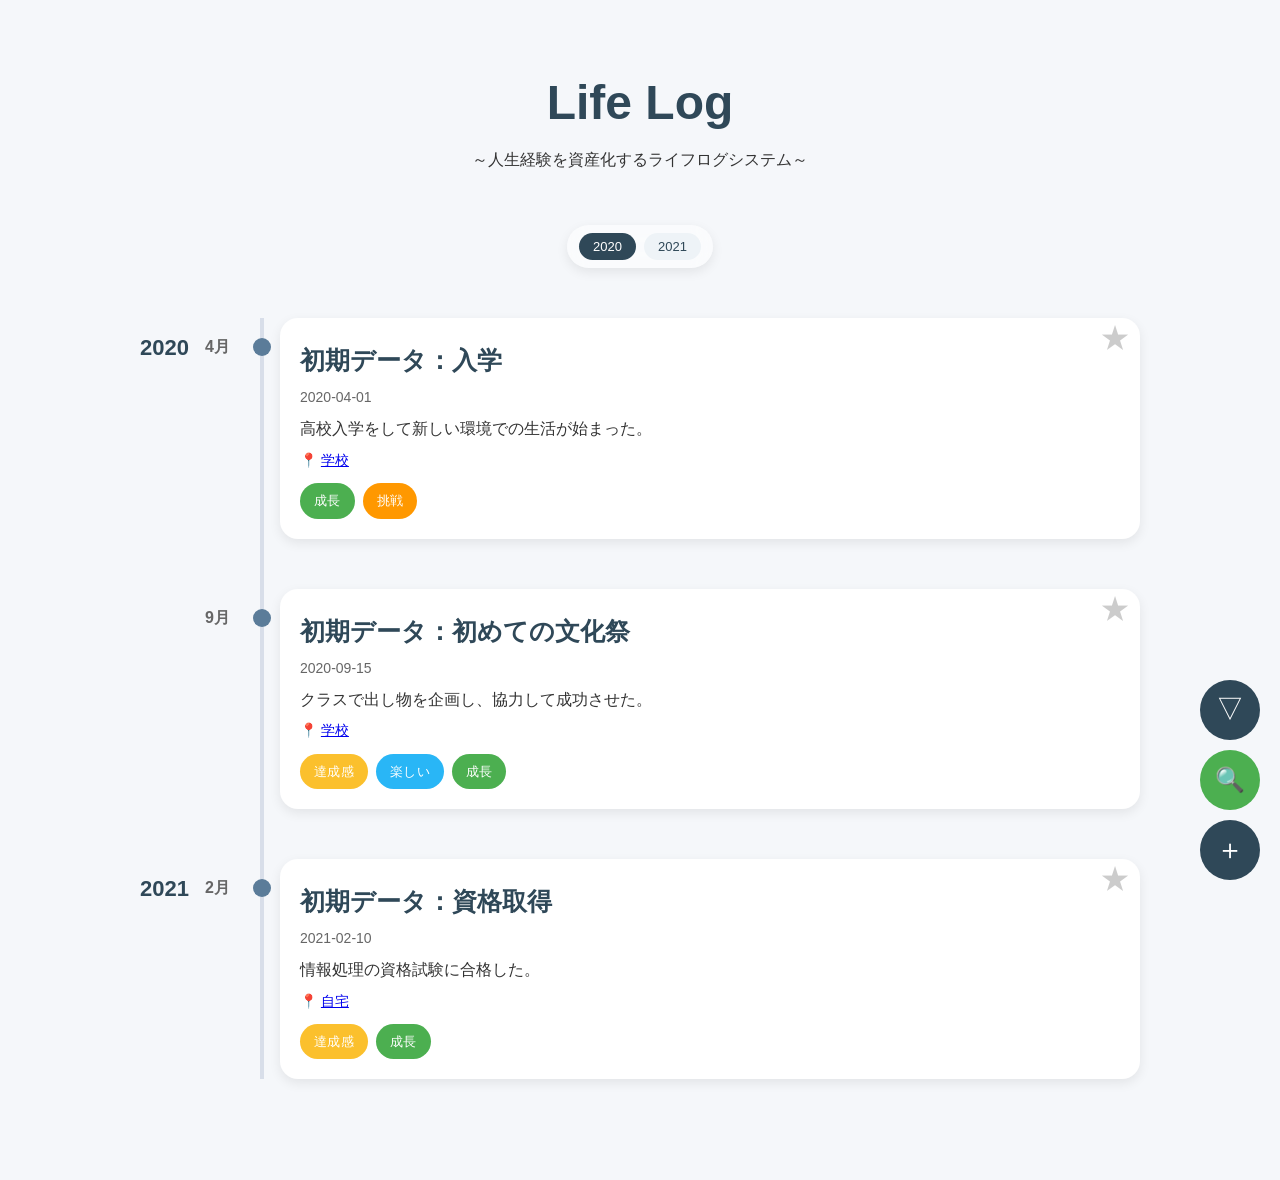
<file: index.html>
<!DOCTYPE html>
<html lang="ja">

<head>
    <meta charset="UTF-8">
    <meta name="viewport" content="width=device-width, initial-scale=1.0">
    <title>Life Log</title>
    <link rel="stylesheet" href="css/style.css">
</head>

<body>

<header>
    <h1>Life Log</h1>
    <p class="sub-title">～人生経験を資産化するライフログシステム～</p>
</header>

<div class="year-nav" id="yearNav"></div>

<div id="searchStatus" class="search-status"></div>

<main class="timeline" id="timeline"></main>

<!-- 検索モーダル -->
<div class="modal" id="searchModal">

    <div class="modal-content">

        <button onclick="closeSearchModal()" class="modal-close">×</button>

        <h2 class="modal-title">検索</h2>

        
        <div class="form-group">
            <label>
                <input type="checkbox" id="favOnly">
                お気に入りのみ
            </label>
        </div>

        <div class="form-group">
            <label>キーワード</label>
            <div class="keyword-row">

            <input type="text" id="keyword1" placeholder="キーワード1">

            <select id="keywordMode">
                <option value="or">OR</option>
                <option value="and">AND</option>
            </select>

            <input type="text" id="keyword2" placeholder="キーワード2">

        </div>

        </div>

        <div class="form-group">
            <label>日付範囲</label>
            <input type="date" id="fromDate">
            <p>　　↓</p>
            <input type="date" id="toDate">
        </div>

        <div class="emotion-form">
            <label class="emotion-box"><input type="checkbox" value="成長"><span>成長</span></label>
            <label class="emotion-box"><input type="checkbox" value="挑戦"><span>挑戦</span></label>
            <label class="emotion-box"><input type="checkbox" value="達成感"><span>達成感</span></label>
            <label class="emotion-box"><input type="checkbox" value="楽しい"><span>楽しい</span></label>
            <label class="emotion-box"><input type="checkbox" value="安心"><span>安心</span></label>
            <label class="emotion-box"><input type="checkbox" value="不安"><span>不安</span></label>
            <label class="emotion-box"><input type="checkbox" value="緊張"><span>緊張</span></label>
        </div>

        <div class="form-group">
            <label>ステージ</label>

            <select id="searchStage">
                <option value="">すべて</option>
                <option value="start">🚀 始まり</option>
                <option value="end">🏁 終わり</option>
            </select>
        </div>
     
        <div class="form-group">
            <label>カラー</label>

            <div class="color-palette" id="searchColorPalette">

                <div class="color-dot" data-color="none"></div>
                <div class="color-dot" data-color="#e3f2fd" style="background:#e3f2fd"></div>
                <div class="color-dot" data-color="#e8f5e9" style="background:#e8f5e9"></div>
                <div class="color-dot" data-color="#fff3e0" style="background:#fff3e0"></div>
                <div class="color-dot" data-color="#fce4ec" style="background:#fce4ec"></div>
                <div class="color-dot" data-color="#ede7f6" style="background:#ede7f6"></div>
                <div class="color-dot" data-color="#f3e5f5" style="background:#f3e5f5"></div>
                <div class="color-dot" data-color="#e0f2f1" style="background:#e0f2f1"></div>
                <div class="color-dot" data-color="#fffde7" style="background:#fffde7"></div>
                <div class="color-dot" data-color="#efebe9" style="background:#efebe9"></div>

            </div>

            <input type="hidden" id="searchColor">
        </div>

        <div class="modal-footer">
            <button type="button" class="delete-btn" onclick="resetSearch()">リセット</button>
            <button class="save-btn" onclick="executeSearch()">検索</button>
        </div>

    </div>
</div>

<div id="colorTooltip" class="color-tooltip"></div>

<!-- トースト -->
<div id="toast" class="toast"></div>

<!-- 画像拡大モーダル -->
<div id="imageModal" class="image-modal">
    <span class="image-modal-close" onclick="closeImageModal()">×</span>
    <img id="expandedImage" class="image-modal-content" style="display:none;">
    <iframe id="pdfFrame" class="image-modal-content" style="display:none; width:90vw; height:90vh; border:none;"></iframe>
</div>

<!-- FAB -->
<a href="pages/add.html" class="fab-button add" aria-label="イベント追加">
    ＋
</a>

<a class="fab-button search" onclick="openSearchModal()">
    🔍
</a>

<a class="fab-button sort" onclick="toggleSortOrder()" id="sortFab">
    ▽
</a>


<script src="js/data/dataManager.js"></script>

<script src="js/utils/utils.js"></script>

<script src="js/ui/card.js"></script>
<script src="js/ui/line.js"></script>
<script src="js/ui/timeline.js"></script>
<script src="js/ui/modal.js"></script>
<script src="js/ui/search.js"></script>
<script src="js/ui/toast.js"></script>

<script src="js/app.js"></script>


</body>
</html>
</file>
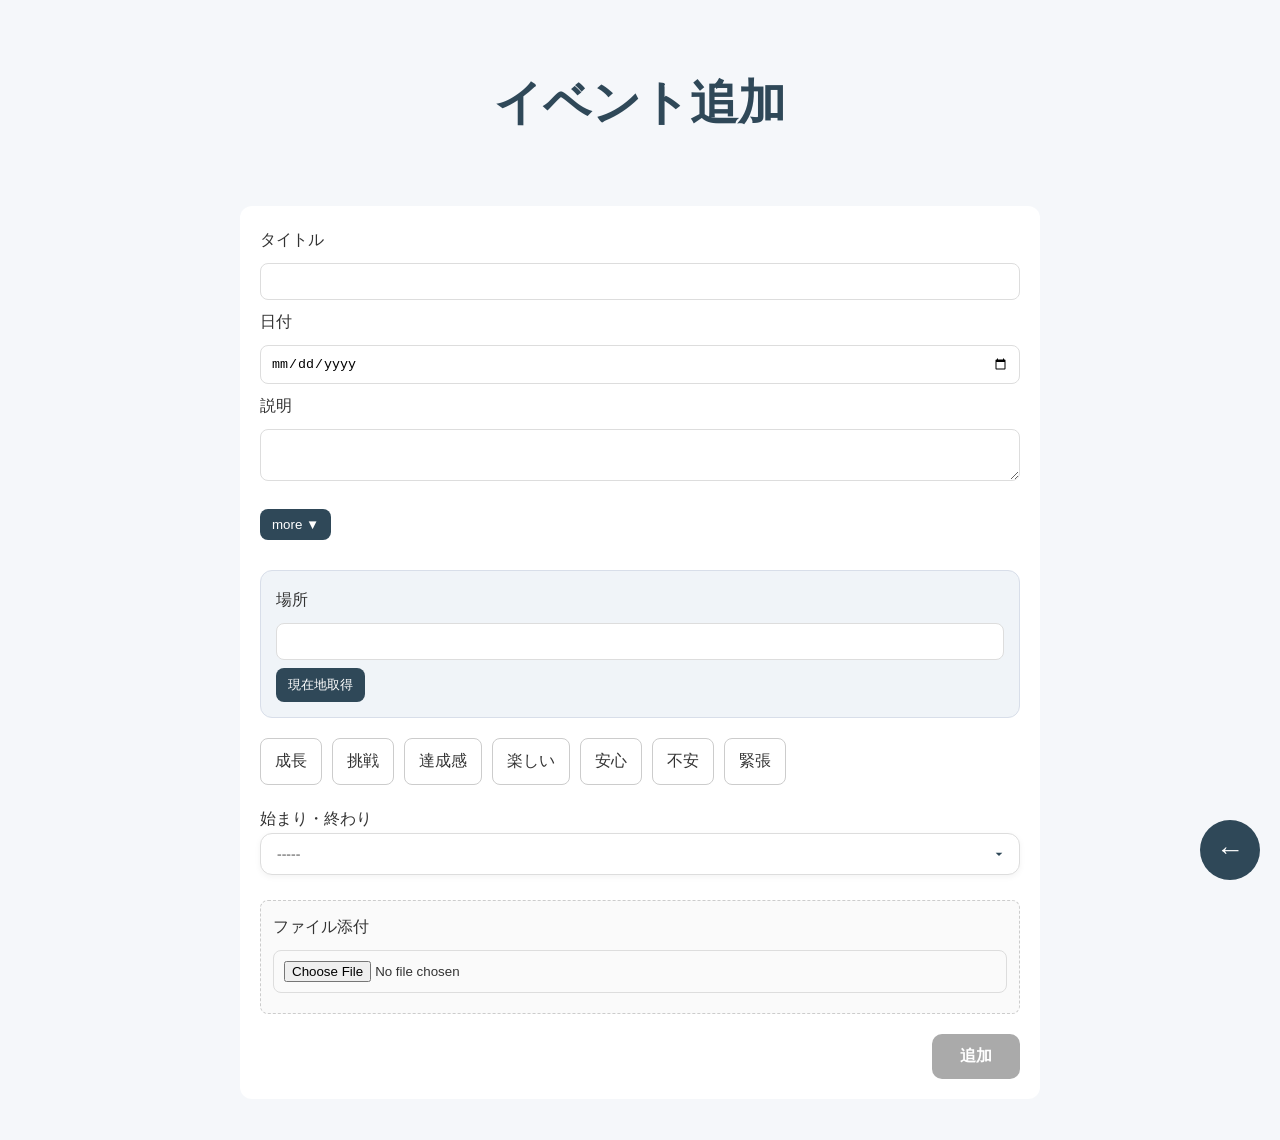
<file: pages/add.html>
<!DOCTYPE html>
<html lang="ja">

<head>
    <meta charset="UTF-8">
    <meta name="viewport" content="width=device-width, initial-scale=1.0">
    <title>Life Log - add</title>
    <link rel="stylesheet" href="../css/style.css">
</head>

<body>

<header>
    <h1>イベント追加</h1>
</header>

<form class="form-area" onsubmit="return false;">

    <label>タイトル</label>
    <input type="text" id="title">

    <label>日付</label>
    <input type="date" id="date">

    <label>説明</label>
    <textarea id="description"></textarea>

    <!-- ✅ moreボタン -->
    <button type="button" id="toggleMore" class="more-btn">
        more ▼
    </button>

    <!-- ✅ 深掘りエリア -->
    <div id="moreSection" style="display:none;">

        <h3>振り返り（深掘り）</h3>

        <div class="form-group">
            <label>何をしたか（行動）</label>
            <textarea id="action"></textarea>
        </div>

        <div class="form-group">
            <label>どう感じたか（感情）</label>
            <textarea id="feeling"></textarea>
        </div>

        <div class="form-group">
            <label>なぜそう感じたか</label>
            <textarea id="reason"></textarea>
        </div>

        <div class="form-group">
            <label>得たもの・学び</label>
            <textarea id="learning"></textarea>
        </div>

        <div class="form-group">
            <label>今の自分への影響</label>
            <textarea id="impact"></textarea>
        </div>

        <hr>

        <h3>就活用（ガクチカ）</h3>

        <div class="form-group">
            <label>課題</label>
            <textarea id="problem"></textarea>
        </div>

        <div class="form-group">
            <label>工夫・行動</label>
            <textarea id="actionDetail"></textarea>
        </div>

        <div class="form-group">
            <label>結果</label>
            <textarea id="result"></textarea>
        </div>

        <hr>

        <h3>価値観・性格</h3>

        <div class="form-group">
            <label>自分らしさが出た点</label>
            <textarea id="strength"></textarea>
        </div>

        <div class="form-group">
            <label>弱さ・課題</label>
            <textarea id="weakness"></textarea>
        </div>

    </div>


    <div class="location-box">
        <label>場所</label>
        <input type="text" id="location">
        <button type="button" onclick="setCurrentLocation()">現在地取得</button>
        <p id="locationStatus"></p>
    </div>

    <div class="emotion-form">
        <label class="emotion-box"><input type="checkbox" value="成長"><span>成長</span></label>
        <label class="emotion-box"><input type="checkbox" value="挑戦"><span>挑戦</span></label>
        <label class="emotion-box"><input type="checkbox" value="達成感"><span>達成感</span></label>
        <label class="emotion-box"><input type="checkbox" value="楽しい"><span>楽しい</span></label>
        <label class="emotion-box"><input type="checkbox" value="安心"><span>安心</span></label>
        <label class="emotion-box"><input type="checkbox" value="不安"><span>不安</span></label>
        <label class="emotion-box"><input type="checkbox" value="緊張"><span>緊張</span></label>
    </div>
    
    <label>始まり・終わり</label>
    <select id="lifeStage">
        <option value="">-----</option>
        <option value="start">🚀 始まり</option>
        <option value="end">🏁 終わり</option>
    </select>

    <div id="colorPickerBox" style="display:none;">
        <label>背景色</label>

        <div class="color-palette" id="colorPalette">

            <div class="color-dot" data-color="#e3f2fd" style="background:#e3f2fd"></div>
            <div class="color-dot" data-color="#e8f5e9" style="background:#e8f5e9"></div>
            <div class="color-dot" data-color="#fff3e0" style="background:#fff3e0"></div>
            <div class="color-dot" data-color="#fce4ec" style="background:#fce4ec"></div>
            <div class="color-dot" data-color="#ede7f6" style="background:#ede7f6"></div>
            <div class="color-dot" data-color="#f3e5f5" style="background:#f3e5f5"></div>
            <div class="color-dot" data-color="#e0f2f1" style="background:#e0f2f1"></div>
            <div class="color-dot" data-color="#fffde7" style="background:#fffde7"></div>
            <div class="color-dot" data-color="#efebe9" style="background:#efebe9"></div>

        </div>

        <input type="hidden" id="bgColor">
    </div>

    <!-- ファイル -->
    <div class="file-box">
        <label>ファイル添付</label>
        <input type="file" id="fileInput">
        <p id="fileStatus"></p>
    </div>

    <div class="form-footer">
        <button type="button" id="addBtn" onclick="addEvent()" disabled>追加</button>
    </div>

</form>

<!-- FAB -->
<a href="../index.html" class="fab-button" aria-label="タイムラインへ戻る">
    ←
</a>

<script src="../js/data/dataManager.js"></script>
<script src="../js/add.js"></script>

</body>
</html>
</file>
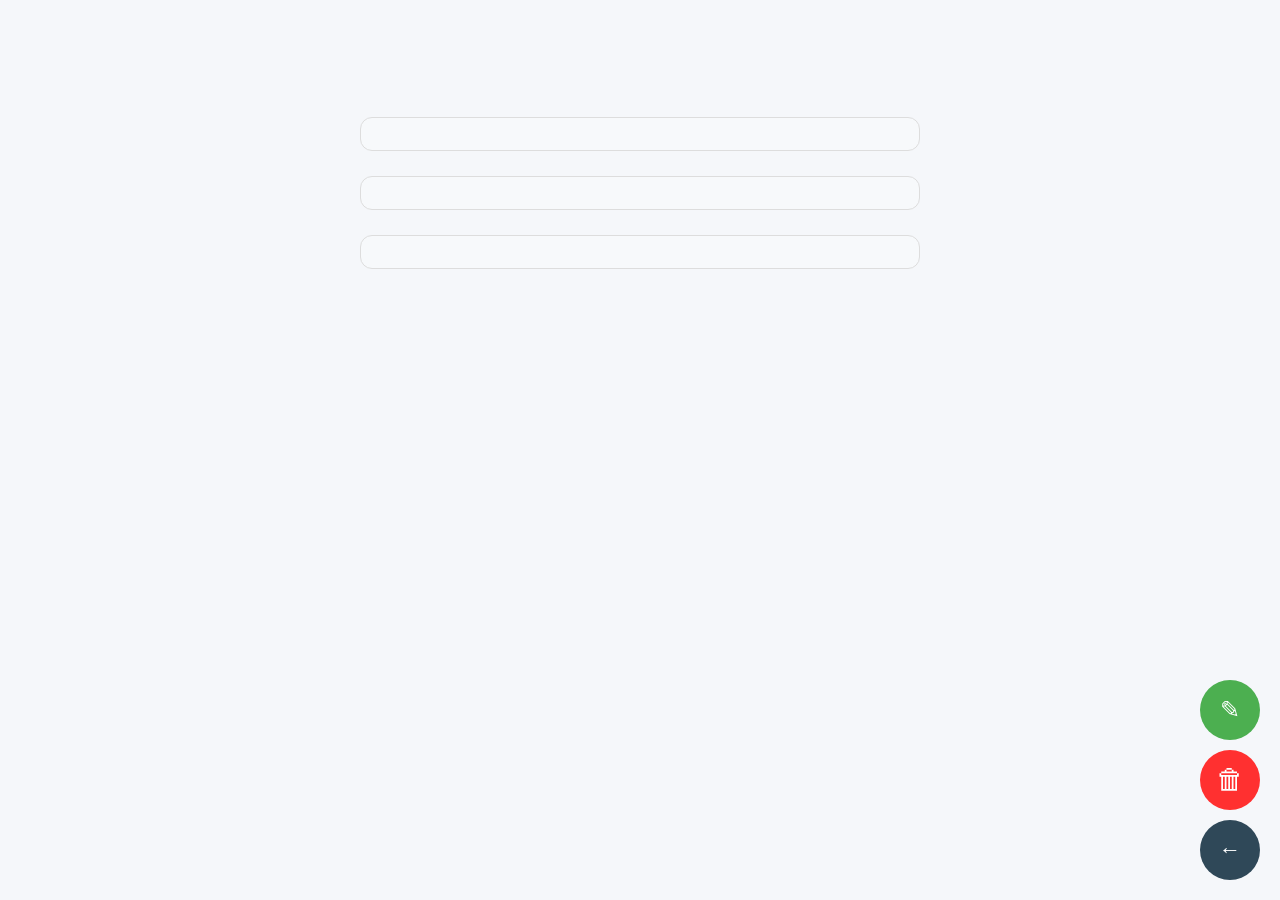
<file: pages/cardView.html>
<!DOCTYPE html>
<html lang="ja">

<head>
    <meta charset="UTF-8">
    <meta name="viewport" content="width=device-width, initial-scale=1.0">
    <title>詳細 - Life Log</title>
    <link rel="stylesheet" href="../css/style.css">
</head>

<body class="view">


<header class="view-header">
    <h2 id="title"></h2>
    
    <div class="meta-row">
        <p id="date" class="meta"></p>
        <p id="location" class="meta"></p>
    </div>

</header>


<main class="view-container">

    <div id="description" class="view-desc"></div>
    <div id="emotions" class="view-emotion-tags"></div>
    <div id="fileView" class="file-view"></div>

    <!-- 振り返り -->
    <div id="reflection" class="view-section"></div>

    <!-- ガクチカ -->
    <div id="job" class="view-section"></div>

    <!-- 価値観 -->
    <div id="personality" class="view-section"></div>

</main>


<!-- ===================
    編集モーダル
=================== -->
<!-- 編集モーダル -->
<div class="modal" id="editModal">

    <div class="modal-content">

        <button onclick="closeModal()" class="modal-close">×</button>

        <h2 class="modal-title">イベント編集</h2>

        <div class="form-group">
            <label>タイトル</label>
            <input type="text" id="editTitle">
        </div>

        <div class="form-group">
            <label>日付</label>
            <input type="date" id="editDate">
        </div>

        <div class="form-group">
            <label>場所</label>
            <input type="text" id="editLocation">
        </div>

        <div class="form-group">
            <label>説明</label>
            <textarea id="editDescription"></textarea>
        </div>

        <button type="button" id="editToggleMore" class="more-btn">
            more ▼
        </button>

        <div id="editMoreSection" class="more-section" style="display:none;">

            <h3 class="section-title">振り返り</h3>

            <div class="form-group">
                <label>何をしたか（行動）</label>
                <textarea id="editAction"></textarea>
            </div>

            <div class="form-group">
                <label>どう感じたか（感情）</label>
                <textarea id="editFeeling"></textarea>
            </div>

            <div class="form-group">
                <label>なぜそう感じたか</label>
                <textarea id="editReason"></textarea>
            </div>

            <div class="form-group">
                <label>得たもの・学び</label>
                <textarea id="editLearning"></textarea>
            </div>

            <div class="form-group">
                <label>今の自分への影響</label>
                <textarea id="editImpact"></textarea>
            </div>

            <h3 class="section-title">就活（ガクチカ）</h3>

            <div class="form-group">
                <label>課題</label>
                <textarea id="editProblem"></textarea>
            </div>

            <div class="form-group">
                <label>行動・工夫</label>
                <textarea id="editActionDetail"></textarea>
            </div>

            <div class="form-group">
                <label>結果</label>
                <textarea id="editResult"></textarea>
            </div>

            <h3 class="section-title">価値観・性格</h3>

            <div class="form-group">
                <label>自分らしさが出た点</label>
                <textarea id="editStrength"></textarea>
            </div>

            <div class="form-group">
                <label>改善したい点・課題</label>
                <textarea id="editWeakness"></textarea>
            </div>

        </div>

        <!-- 感情タグ -->
        <div class="emotion-form" id="editEmotions">
            <label class="emotion-box"><input type="checkbox" value="成長"><span>成長</span></label>
            <label class="emotion-box"><input type="checkbox" value="挑戦"><span>挑戦</span></label>
            <label class="emotion-box"><input type="checkbox" value="達成感"><span>達成感</span></label>
            <label class="emotion-box"><input type="checkbox" value="楽しい"><span>楽しい</span></label>
            <label class="emotion-box"><input type="checkbox" value="安心"><span>安心</span></label>
            <label class="emotion-box"><input type="checkbox" value="不安"><span>不安</span></label>
            <label class="emotion-box"><input type="checkbox" value="緊張"><span>緊張</span></label>
        </div>

        <!-- ステージ -->
        <label>始まり・終わり</label>
        <select id="editLifeStage">
            <option value="">-----</option>
            <option value="start">🚀 始まり</option>
            <option value="end">🏁 終わり</option>
        </select>

        <!-- カラー -->
        <div id="editColorPickerBox" style="display:none;">
            <label>背景色</label>

            <div class="color-palette" id="editColorPalette">
                <div class="color-dot" data-color="#e3f2fd" style="background:#e3f2fd"></div>
                <div class="color-dot" data-color="#e8f5e9" style="background:#e8f5e9"></div>
                <div class="color-dot" data-color="#fff3e0" style="background:#fff3e0"></div>
                <div class="color-dot" data-color="#fce4ec" style="background:#fce4ec"></div>
                <div class="color-dot" data-color="#ede7f6" style="background:#ede7f6"></div>
                <div class="color-dot" data-color="#f3e5f5" style="background:#f3e5f5"></div>
                <div class="color-dot" data-color="#e0f2f1" style="background:#e0f2f1"></div>
                <div class="color-dot" data-color="#fffde7" style="background:#fffde7"></div>
                <div class="color-dot" data-color="#efebe9" style="background:#efebe9"></div>
            </div>

            <input type="hidden" id="editBgColor">
        </div>

        <div class="modal-footer">
            <button class="save-btn" onclick="saveEdit()">保存</button>
        </div>

    </div>

</div>

<!-- 画像モーダル -->
<div id="imageModal" class="image-modal">
    <span class="image-modal-close" onclick="closeImageModal()">×</span>

    <img id="expandedImage" class="image-modal-content" style="display:none;">
    <iframe id="pdfFrame" class="image-modal-content"
        style="display:none; width:90vw; height:90vh; border:none;"></iframe>
</div>

<!-- FAB -->
<div class="fab-group" id="fabGroup">

    <a class="fab-button edit" onclick="openEditFromView()">✎</a>
    <a class="fab-button delete" onclick="deleteFromView()">🗑</a>
    <a class="fab-button back" onclick="goBack()">←</a>

</div>

<!-- JS -->
<script src="../js/data/dataManager.js"></script>
<script src="../js/utils/utils.js"></script>
<script src="../js/ui/modal.js"></script>
<script src="../js/views/cardView.js"></script>

</body>
</html>
</file>
<file: css/style.css>
/* =========================
   ベース設定
========================= */
* {
    margin: 0;
    padding: 0;
    box-sizing: border-box;
}

html {
    scroll-behavior: smooth;
}

body {
    font-family: "Yu Gothic", sans-serif;
    background-color: #f5f7fa;
    color: #333;
    line-height: 1.8;
}

/* =========================
   フォーカス（アクセシビリティ改善）
========================= */
input:focus,
textarea:focus {
    outline: none;
    border: 1px solid #2f4858;
    box-shadow: 0 0 0 3px rgba(47, 72, 88, 0.15);
}

/* =========================
   モーダル表示制御
========================= */
body.modal-open {
    overflow: hidden;
}

body.modal-open .fab-button {
    opacity: 0;
    pointer-events: none;
}

/* =========================
   ヘッダー
========================= */
header {
    text-align: center;
    padding: 60px 20px 40px;
}

header h1 {
    font-size: 48px;
    color: #2f4858;
}

/* =========================
   タイムライン
========================= */
.timeline {
    width: 90%;
    max-width: 1000px;
    margin: 50px auto 80px;
    position: relative;
}

/* 縦線 */
.timeline::before {
    content: "";
    position: absolute;
    top: 0;
    left: 120px;
    width: 4px;
    height: 100%;
    background: var(--line-bg);
}

/* =========================
   タイムラインアイテム
========================= */
.timeline-item {
    display: flex;
    margin-bottom: 50px;
    position: relative;
}

/* 年・月 */
.timeline-year,
.timeline-month {
    width: 60px;
    text-align: right;
    padding-right: 30px;
    font-weight: bold;
    white-space: nowrap;
}

.timeline-year {
    position: relative;
    top: 10px;
}

.timeline-month {
    position: relative;
    top: 15px;
}

.year-big {
    font-size: 22px;
    color: #2f4858;
}

.month-small {
    font-size: 16px;
    color: #666;
}

/* コンテンツ */
.timeline-content {
    flex: 1;
    position: relative;
    padding-left: 20px;
}

/* ドット */
.timeline-dot {
    position: absolute;
    top: 20px;
    left: 2px;
    transform: translateX(-50%);
    width: 18px;
    height: 18px;
    background: #5b7c99;
    border-radius: 50%;
}

/* =========================
   カード
========================= */
.event-card {
    background: white;
    border-radius: 18px;
    padding: 20px;
    box-shadow: 0 4px 12px rgba(0,0,0,0.08);
    position: relative; 
    transition: 0.2s ease;
}

/* =========================
   タイトル
========================= */
.title {
    font-weight: 600;
    font-size: 25px;
    color: #2f4858;
}


/* =========================
   日付・場所（メタ情報）
========================= */
.meta {
    font-size: 13px;
    color: #888;
    margin-top: 2px;
}


/* =========================
   説明
========================= */
.desc {
    margin-top: 10px;
    margin-bottom: 10px;
    line-height: 1.1;
    white-space: pre-line;
}

.event-card:hover {
    transform: translateY(-2px);
}

/* 編集ボタン */
.edit-btn {
    position: absolute;

    bottom: 10px;
    right: 10px;

    background: #4caf50;
    color: white;
    border: none;
    padding: 6px 12px;
    border-radius: 8px;

    opacity: 0.8;
    transition: 0.2s;
}

.edit-btn:hover {
    opacity: 1;
    cursor: pointer;
}

.fav-btn {
    position: absolute;
    top: 0px;
    right: 10px;
    background: transparent;
    border: none;
    font-size: 30px;
    color: #ccc;
    cursor: pointer;
    transition: 0.2s;
}

.fav-btn.active {
    color: gold;
}

.fav-btn:hover {
    transform: scale(1.2);
}

#favOnly {
    margin-right: 6px;
}


/* =========================
   タグ
========================= */
.emotion-tags {
    display: flex;
    flex-wrap: wrap;
    gap: 8px;
    margin-top: 10px;
}

.tag {
    display: inline-block;
    padding: 6px 14px;
    border-radius: 30px;
    color: white;
    font-size: 13px;
    font-weight: 500;
    letter-spacing: 0.3px;
    background: #90a4ae;
}

/* タグ色 */
.growth { background: #4caf50; }
.challenge { background: #ff9800; }
.happy { background: #fbc02d; }
.fun { background: #29b6f6; }
.relax { background: #7e57c2; }
.anxiety { background: #ef5350; }
.tension { background: #ab47bc; }
.hope { background: #42a5f5; }
.emotion { background: #ec407a; }
.regret { background: #8d6e63; }
.default-tag { background: #90a4ae; }

/* カラーパレット */
.color-palette {
    display: flex;
    gap: 10px;
    flex-wrap: wrap;
    margin-top: 8px;
}

.color-dot {
    width: 28px;
    height: 28px;
    border-radius: 50%;
    cursor: pointer;

    border: 2px solid rgba(0,0,0,0.08);
    transition: all 0.2s ease;
}

.color-dot:hover {
    transform: scale(1.1);

    /* ✅ ホバー時少し強調 */
    box-shadow: 0 4px 10px rgba(0,0,0,0.25);
}

.color-dot.selected {
    border: 2px solid #2f4858;
    transform: scale(1.2);
}

.status-color-dot {
    display: inline-block;
    width: 15px;
    height: 15px;
    border-radius: 50%;
    margin: 0 4px;
    vertical-align: middle;

    border: 1px solid rgba(0,0,0,0.2);
}

/* 白用 */
.status-color-dot.none {
    background: #ffffff;
    border: 1px solid #ccc;
}

/* =========================
   状態プルダウン（強化版）
========================= */

#lifeStage {
    width: 100%;
    padding: 12px 16px;
    margin-bottom: 10px;

    font-size: 14px;
    font-weight: 600;

    border: 1px solid #ddd;
    border-radius: 12px;

    background-color: #ffffff;
    color: #333;

    cursor: pointer;
    transition: all 0.25s ease;

    /* 矢印カスタム */
    appearance: none;
    -webkit-appearance: none;
    -moz-appearance: none;

    background-image: url("data:image/svg+xml;utf8,\<svg fill='%232f4858' height='20' viewBox='0 0 24 24' width='20' xmlns='http://www.w3.org/2000/svg'>\<path d='M7 10l5 5 5-5z'/>\</svg>");

    background-repeat: no-repeat;
    background-position: right 12px center;
    background-size: 16px;

    padding-right: 40px;

    box-shadow: 0 2px 6px rgba(0,0,0,0.05);
}

/* ホバー */
#lifeStage:hover {
    border-color: #2f4858;
    box-shadow: 0 4px 12px rgba(47, 72, 88, 0.15);
}

/* フォーカス */
#lifeStage:focus {
    outline: none;
    border: 1px solid #2f4858;
    box-shadow: 0 0 0 3px rgba(47, 72, 88, 0.15);
}

/* 未選択 */
#lifeStage.empty {
    color: #999;
}

/* =========================
   選択状態で色変化
========================= */

/* 始まり */
#lifeStage.start-selected {
    background-color: #e3f2fd;
    border-color: #42a5f5;
    color: #1565c0;
}

/* 終わり */
#lifeStage.end-selected {
    background-color: #fdecea;
    border-color: #ef5350;
    color: #c62828;
}

/* ちょいアニメーション */
#lifeStage.start-selected,
#lifeStage.end-selected {
    transform: scale(1.02);
}

/* option */
#lifeStage option {
    color: #333;
}

/* バッチ */
.stage-badge {
    position: absolute;
    top: 10px;
    left: 10px;
    padding: 5px 10px;
    font-size: 12px;
    border-radius: 20px;
    color: white;
}

.stage-badge.start {
    background: #42a5f5;
}

.stage-badge.end {
    background: #ef5350;
}

/* 共通バッジ */
.corner-badge {
    position: absolute;
    top: -15px;
    left: -10px;

    padding: 6px 14px;
    font-size: 12px;
    font-weight: bold;
    color: white;

    border-radius: 20px;

    box-shadow: 0 4px 10px rgba(0,0,0,0.2);

    z-index: 1;
}

/* はじまり */
.corner-badge.start {
    background: #42a5f5;
}

/* 終わり */
.corner-badge.end {
    background: #ef5350;
}

/* =========================
   カラー情報パネル
========================= */
.color-info {
    margin-top: 12px;
    padding: 12px;

    background: #f0f4f8;
    border: 1px solid #d8dee9;
    border-radius: 10px;

    font-size: 13px;
    color: #333;

    line-height: 1.6;

    min-height: 40px;

    transition: 0.2s ease;
}

/* 色表示ラベル */
.color-info .color-label {
    font-weight: bold;
    margin-bottom: 6px;
}

/* 未使用 */
.color-info.empty {
    color: #888;
}

/* =========================
   カラーツールチップ
========================= */

.color-tooltip {
    position: absolute;
    background: rgba(0,0,0,0.85);
    color: white;
    padding: 8px 10px;
    border-radius: 8px;

    font-size: 12px;
    line-height: 1.4;

    pointer-events: none;
    z-index: 9999;

    opacity: 0;
    transform: translateY(5px);
    transition: 0.2s;
}

.color-tooltip.show {
    opacity: 1;
    transform: translateY(0);
}

/* =========================
   フォーム
========================= */
.form-area {
    max-width: 800px;
    margin: 20px auto;
    padding: 20px;
    background: white;
    border-radius: 12px;
}

.form-area input,
.form-area textarea {
    width: 100%;
    margin: 8px 0;
    padding: 10px;
    border: 1px solid #ddd;
    border-radius: 8px;
}

/* =========================
   フォーム下部
========================= */
.form-footer {
    display: flex;
    justify-content: flex-end;
    gap: 12px;
    margin-top: 20px;
}

#searchBtn {
    background: #2f4858;
    color: white;
    border: none;
    padding: 10px 18px;
    border-radius: 10px;
    font-weight: bold;
    cursor: pointer;
    transition: 0.2s;
    box-shadow: 0 4px 10px rgba(47, 72, 88, 0.15);
}

#searchBtn:hover {
    background: #3b5b6e;
    transform: translateY(-1px);
}

#resetBtn {
    background: transparent;
    color: #2f4858;
    border: 1px solid #2f4858;
    padding: 10px 18px;
    border-radius: 10px;
    cursor: pointer;
    transition: 0.2s;
}

#resetBtn:hover {
    background: #f0f4f8;
    transform: translateY(-1px);
}

#searchBtn:active,
#resetBtn:active {
    transform: translateY(0px);
}

/* =========================
   戻るリンク
========================= */
.back-link {
    display: inline-flex;
    align-items: center;
    gap: 6px;

    margin-top: 30px;
    padding: 10px 14px;

    border-radius: 10px;

    background: #ffffff;
    border: 1px solid #d8dee9;

    color: #2f4858;
    font-weight: 600;
    font-size: 14px;

    text-decoration: none;

    transition: 0.2s ease;
    box-shadow: 0 2px 6px rgba(0,0,0,0.05);
}

.back-link:hover {
    transform: translateY(-2px);
    box-shadow: 0 6px 14px rgba(0,0,0,0.08);
    background: #f5f7fa;
}

.back-link:active {
    transform: translateY(0);
    box-shadow: 0 2px 6px rgba(0,0,0,0.05);
}

/* =========================
   ボタン
========================= */
#addBtn {
    background: #2f4858;
    color: white;

    border: none;
    border-radius: 10px;

    padding: 12px 28px;

    font-size: 16px;
    font-weight: bold;

    cursor: pointer;

    transition: 0.2s ease;
}

#addBtn:hover {
    background: #3b5b6e;
    transform: translateY(-1px);
}

#addBtn:disabled {
    background: #aaa;
    cursor: not-allowed;
    transform: none;
}

/* =========================
   感情タグUI
========================= */
.emotion-form {
    display: flex;
    flex-wrap: wrap;
    gap: 10px;
    margin-top: 10px;
    margin-bottom: 20px;
}

.emotion-box input {
    display: none;
}

.emotion-box span {
    display: inline-block;
    padding: 8px 14px;
    border: 1px solid #ccc;
    border-radius: 8px;
    cursor: pointer;
    background: white;
    transition: 0.2s;
    user-select: none;
}

.emotion-box input:checked + span {
    background: #2f4858;
    color: white;
    border-color: #2f4858;
}

.emotion-box span:hover {
    border-color: #2f4858;
}

/* =========================
   モーダル
========================= */
.modal {
    display: flex;
    position: fixed;
    inset: 0;
    background: rgba(0,0,0,0.4);
    justify-content: center;
    align-items: center;

    backdrop-filter: blur(6px);

    opacity: 0;
    pointer-events: none;
    transition: opacity 0.25s ease;
}


.modal,
.image-modal {
    z-index: 9999;
}

.modal.show {
    opacity: 1;
    pointer-events: auto;
}

.modal-content {
    position: relative;
    background: white;
    padding: 20px;
    border-radius: 12px;
    width: min(400px, 90%);
    max-height: 90vh;
    overflow-y: auto;
}

.modal-title {
    margin-bottom: 15px;
    font-size: 20px;
    color: #2f4858;
}

.form-group {
    display: flex;
    flex-direction: column;
    margin-bottom: 12px;
}

.form-group label {
    font-size: 13px;
    margin-bottom: 4px;
    color: #666;
}

.form-group input,
.form-group textarea {
    padding: 8px;
    border: 1px solid #ddd;
    border-radius: 8px;
    font-size: 14px;
}

.form-group textarea {
    min-height: 80px;
    resize: vertical;
}

.modal-close {
    position: absolute;
    top: 10px;
    right: 12px;
    border: none;
    background: transparent;
    font-size: 24px;
    cursor: pointer;
}

.keyword-row {
    display: flex;
    gap: 8px;
    margin-top: 5px;
}

.keyword-row input {
    width: 40%;
}

.keyword-row select {
    padding: 6px;
    border-radius: 8px;
}

/* =========================
   モーダルフッター
========================= */
.modal-footer {
    display: flex;
    justify-content: space-between;
    margin-top: 20px;
    text-align: right;
}

.save-btn {
    background: #2f4858;
    color: white;
    border: none;
    padding: 10px 14px;
    border-radius: 8px;
}

.delete-btn {
    background: #e53935;
    color: white;
    border: none;
    padding: 10px 14px;
    border-radius: 8px;
}

/* =========================
   FABボタン
========================= */
.fab-button {
    position: fixed;
    right: 20px;
    bottom: 20px;
    width: 60px;
    height: 60px;
    border-radius: 50%;
    background: #2f4858;
    color: white;
    display: flex;
    justify-content: center;
    align-items: center;
    font-size: 28px;
    text-decoration: none;
    transition: opacity 0.3s ease;
}

.fab-button.search {
    bottom: 90px;
    background: #4caf50;
    font-size: 24px;
}

.fab-button.sort {
    bottom: 160px;
    background: #2f4858;
}

.fab-group {
    position: fixed;
    right: 20px;
    bottom: 20px;

    display: flex;
    flex-direction: column;
    gap: 10px;

    transition: transform 0.3s, opacity 0.3s;
}

/* viewだけpositionを外す */
.view .fab-button {
    position: static;
}


.fab-group {
    position: fixed;
    right: 20px;
    bottom: 20px;

    display: flex;
    flex-direction: column;
    gap: 10px;

    transition: transform 0.3s, opacity 0.3s;
}

/* 個別色 */
.fab-button.edit {
    background: #4caf50;
    font-size: 24px;
}

.fab-button.delete {
    background: #ff3030;
}

.fab-button.back {
    background: #777;
}


/* =========================
   現在地UI
========================= */
.location-box {
    margin: 20px 0;
    padding: 15px;
    border-radius: 12px;
    background: #f0f4f8;
    border: 1px solid #d8dee9;
}

.location-box button {
    padding: 8px 12px;
    border: none;
    border-radius: 8px;
    background: #2f4858;
    color: white;
    cursor: pointer;
}

.location-box button:hover {
    opacity: 0.9;
}

/* =========================
   トースト
========================= */
.toast {
    position: fixed;
    bottom: 30px;
    right: 100px;

    background: #2f4858;
    color: white;

    padding: 12px 18px;
    border-radius: 10px;

    font-size: 14px;

    opacity: 0;
    transform: translateY(20px);
    transition: all 0.3s ease;

    pointer-events: none;
}

.toast .undo-btn {
    pointer-events: auto;
}


.toast.show {
    opacity: 1;
    transform: translateY(0);
}

.file-box {
    margin-top: 15px;
    padding: 12px;
    border: 1px dashed #ccc;
    border-radius: 8px;
    background: #fafafa;
}

.file-box input {
    margin-top: 8px;
}

.file-preview {
    margin-top: 8px;
    font-size: 13px;
    color: #555;
}

.preview-img {
    width: 120px;
    height: 120px;
    object-fit: cover;
    border-radius: 10px;
    margin-top: 8px;
    display: block;
}

.thumbnail {
    width: 80px;
    height: 80px;
    object-fit: cover;
    border-radius: 8px;
    margin-bottom: 6px;
}

.file-preview {
    margin-top: 10px;
    font-size: 13px;
    color: #555;
}

.file-box {
    margin-top: 15px;
    padding: 12px;
    border: 1px dashed #ccc;
    border-radius: 8px;
    background: #fafafa;
}

.file-gallery {
    display: flex;
    gap: 8px;
    flex-wrap: wrap;
    margin-top: 10px;
}

.file-gallery img {
    width: 80px;
    height: 80px;
    object-fit: cover;
    border-radius: 8px;
    cursor: pointer;
}

.image-modal {
    position: fixed;
    inset: 0;
    background: rgba(0,0,0,0.85);
    display: flex;
    justify-content: center;
    align-items: center;
    opacity: 0;
    pointer-events: none;
}

.image-modal.show {
    opacity: 1;
    pointer-events: auto;
}

.image-modal-content {
    max-width: 90%;
    max-height: 90%;
}

.nav {
    position: absolute;
    top: 50%;
    font-size: 40px;
    color: white;
    background: none;
    border: none;
    cursor: pointer;
}

.nav.left { left: 20px; }
.nav.right { right: 20px; }

.search-box {
    display: flex;
    gap: 8px;
    justify-content: center;
    margin: 20px;
    flex-wrap: wrap;
}

.search-box input,
.search-box select {
    padding: 8px;
    border: 1px solid #ddd;
    border-radius: 8px;
}

.fab-button.back {
    bottom: 90px;
    background: #2f4858;
    font-size: 22px;
}

/* =========================
   同じ色のカード接続線
========================= */
.timeline-lines {
    position: absolute;
    inset: 0;
    pointer-events: none;
}

:root {
    --timeline-line-x: 150px;
}

.timeline-line {
    position: absolute;
    left: calc(var(--timeline-line-x) - var(--offset, 0px));
    width: 8px;
    border-radius: 2px;
}

.year-nav {
    position: sticky;
    top: 10px;
    z-index: 100;

    display: flex;
    gap: 8px;
    justify-content: center;
    flex-wrap: wrap;

    padding: 8px 12px;

    background: rgba(255,255,255,0.5);
    backdrop-filter: blur(10px);

    border-radius: 999px;
    width: fit-content;
    margin: 10px auto 20px;

    box-shadow: 0 4px 12px rgba(0,0,0,0.08);
}

.year-btn.active {
    background: #2f4858;
    color: white;
}

.year-select {
    padding: 8px 12px;
    border-radius: 20px;
    border: 1px solid #2f4858;

    background: white;
    color: #2f4858;

    font-size: 14px;
    cursor: pointer;

    outline: none;
}

.year-select:hover {
    border-color: #1d3557;
}

.year-btn {
    padding: 6px 14px;

    border-radius: 999px;
    border: none;

    background: #eef3f7;
    color: #2f4858;

    font-size: 13px;
    cursor: pointer;

    transition: all 0.25s ease;
}

.year-btn:hover {
    background: #2f4858;
    color: white;
    transform: translateY(-2px) scale(1.03);
}

.undo-btn {
    margin-left: 12px;
    padding: 4px 10px;

    border: none;
    border-radius: 6px;

    background: #2f4858;
    color: white;

    cursor: pointer;
    font-size: 12px;
}

.undo-btn:hover {
    background: #1d3557;
}

.no-result {
    text-align: center;
    margin-top: 100px;
    color: #666;
}

.no-result p {
    font-size: 18px;
    margin-bottom: 8px;
}

.no-result small {
    font-size: 13px;
    color: #999;
}

.search-status {
    text-align: center;
    margin-bottom: 10px;
}

.status-box {
    display: inline-block;
    background: #eef3f7;
    padding: 6px 12px;
    border-radius: 20px;
    font-size: 13px;
}

.status-box button {
    margin-left: 10px;
    border: none;
    background: transparent;
    cursor: pointer;
}

.chip-container {
    display: flex;
    flex-wrap: wrap;
    gap: 6px;
    justify-content: center;
    margin-bottom: 10px;
    overflow-x: hidden;
}

.chip {
    display: inline-flex;
    align-items: center;
    gap: 6px;

    padding: 4px 10px;
    border-radius: 16px;
    background: #eef3f7;
    font-size: 12px;

    max-width: calc(100vw - 40px);
}

.chip button {
    border: none;
    background: transparent;
    cursor: pointer;
    font-size: 12px;
}

.more-btn {
    margin: 10px 0;
    padding: 8px 12px;
    background: #2f4858;
    color: #fff;
    border: none;
    border-radius: 8px;
    cursor: pointer;
}

.more-section {
    margin-top: 15px;
    padding: 15px;
    border-radius: 10px;
    background: #f7f9fb;
    border: 1px solid #ddd;
}

.section-title {
    margin-top: 20px;
    margin-bottom: 10px;
    font-size: 14px;
    color: #2f4858;
    border-left: 4px solid #2f4858;
    padding-left: 8px;
}

/* textarea統一 */
.more-section textarea {
    width: 100%;
    min-height: 60px;
    margin-top: 5px;
    margin-bottom: 10px;
    padding: 8px;
    border-radius: 6px;
    border: 1px solid #ccc;
    resize: vertical;
}

.meta {
    color: #666;
    font-size: 14px;
    margin-bottom: 5px;
}

.view-actions {
    bottom: 0;
    left: 0;
    width: 100%;
    background: white;
    padding: 10px;
    border-top: 1px solid #ddd;
    display: flex;
    justify-content: center;
    gap: 10px;
}

.view-actions button {
    padding: 10px 20px;
    border-radius: 8px;
    border: none;
    cursor: pointer;
}

.view-header {
    padding: 20px;
    text-align: center;
}

.view-header h2 {
    margin-top: 10px;
    margin-bottom: 8px;
}

.view-header .meta {
    font-size: 13px;
    opacity: 0.9;
}

.meta-row {
    display: flex;
    justify-content: center;
    gap: 20px;
    margin-top: 5px;
}

.view-container {
 max-width: 600px;    padding: 20px;
    margin: auto;
}

.view-desc {
    margin-top: -10px;
    margin-bottom: 50px;
    text-align: center;
    line-height: 1.6;
}

.view-emotion-tags {
    text-align: center;
}

.file-view {
    margin-top: 20px;
    text-align: center;
}

.view-image {
    max-width: 100%;
    border-radius: 12px;
    box-shadow: 0 3px 10px rgba(0,0,0,0.2);
}

.view-section {
    margin-top: 25px;
    padding: 16px;
    background: #f7f9fb;
    border-radius: 12px;
    border: 1px solid #ddd;
}

.view-section h3 {
    font-size: 14px;
    margin-bottom: 10px;
    border-left: 4px solid #2f4858;
    padding-left: 8px;
}


/* =========================
   モバイル
========================= */
@media (max-width: 768px) {

    header h1 {
        font-size: 32px;
    }

    .timeline::before {
        left: 40px;
    }

    .timeline::after {
        left: 40px
    }

    .timeline-item {
        flex-direction: column;
        align-items: flex-start;
    }

    .timeline-year,
    .timeline-month {
        width: auto;
        text-align: left;
        padding-left: 60px;
        padding-right: 0;
        top: 0px;
    }

    .timeline-month {
        top: -10px;
    }

    .timeline-content {
        width: 100%;
        padding-left: 60px;
    }

    .timeline-dot {
        top: -58px;
        left: 42px;
        transform: translateX(-50%);
    }

    .event-card {
        padding: 15px;
    }

    :root {
            --timeline-line-x: 90px;
        }

    
    .year-nav {
            justify-content: flex-start;
            overflow-x: auto;
            white-space: nowrap;
        }

    .year-btn {
        flex: 0 0 auto;
    }


}
</file>
